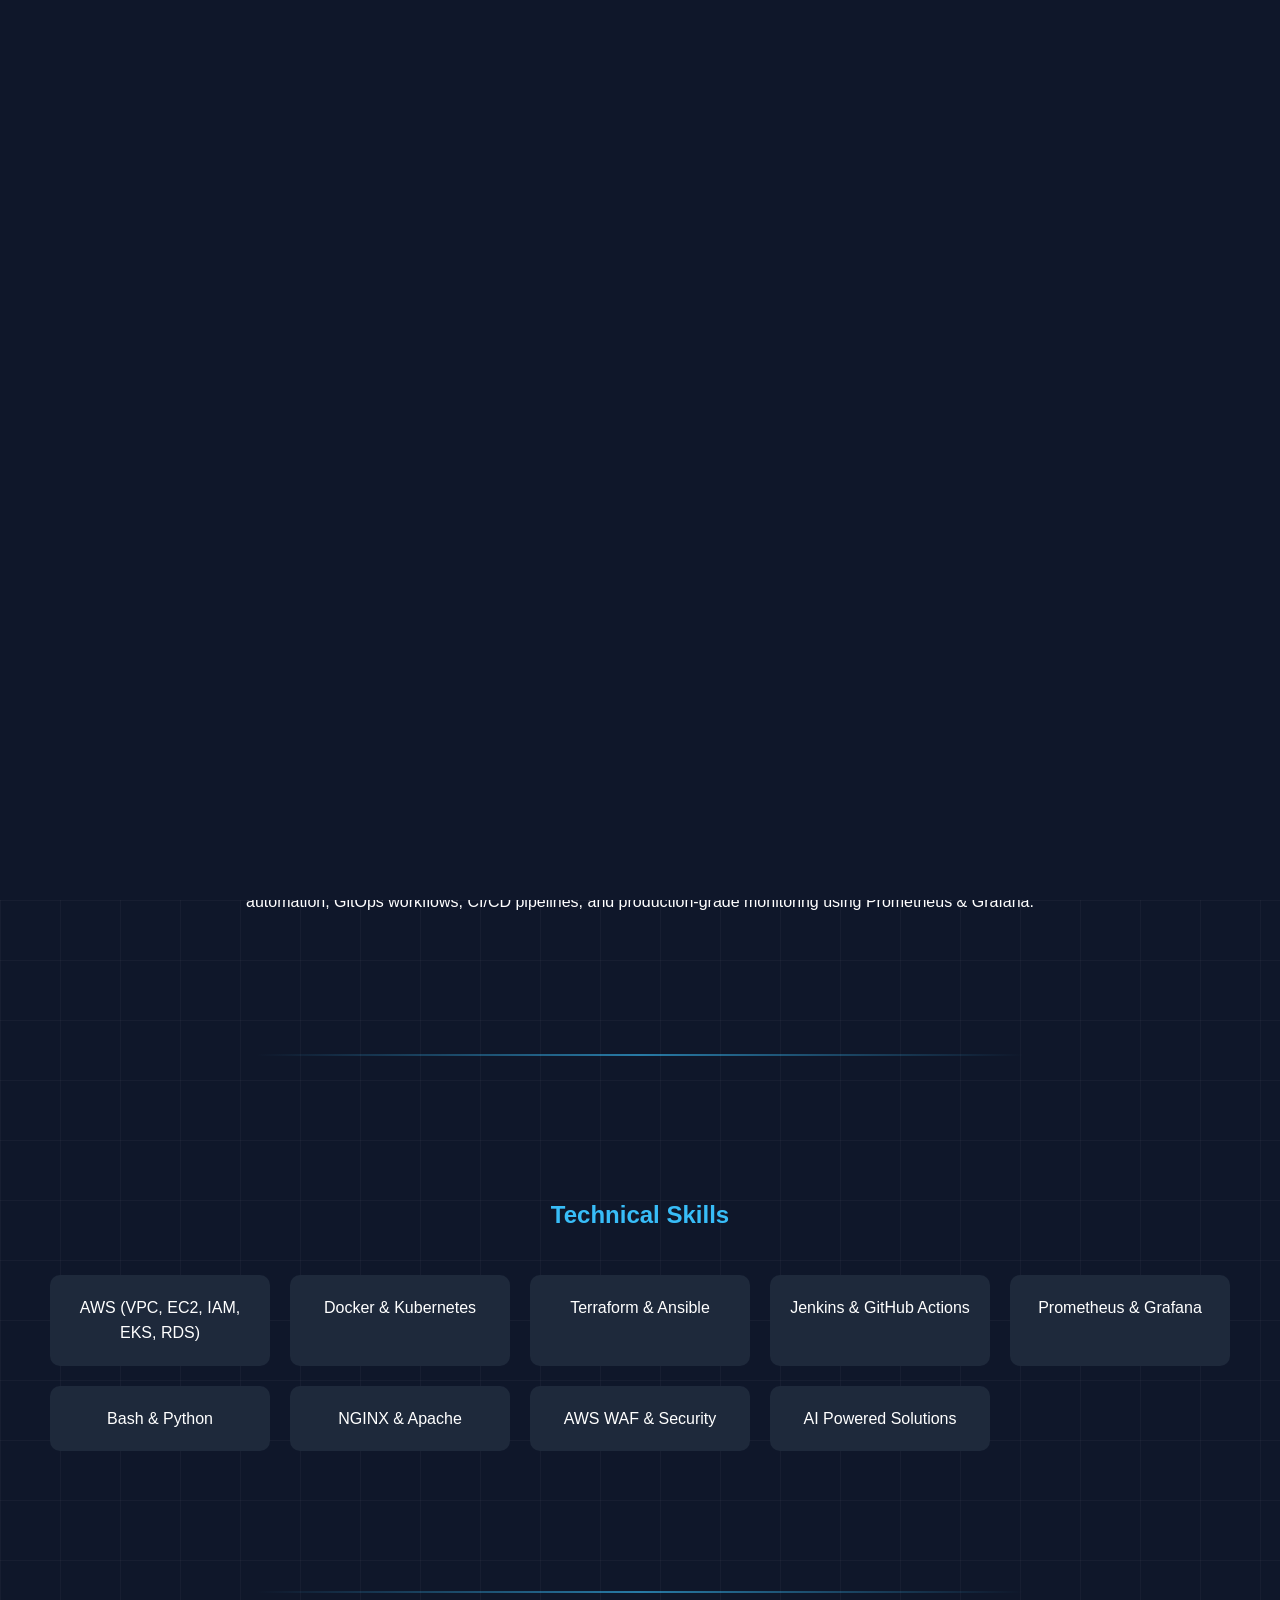
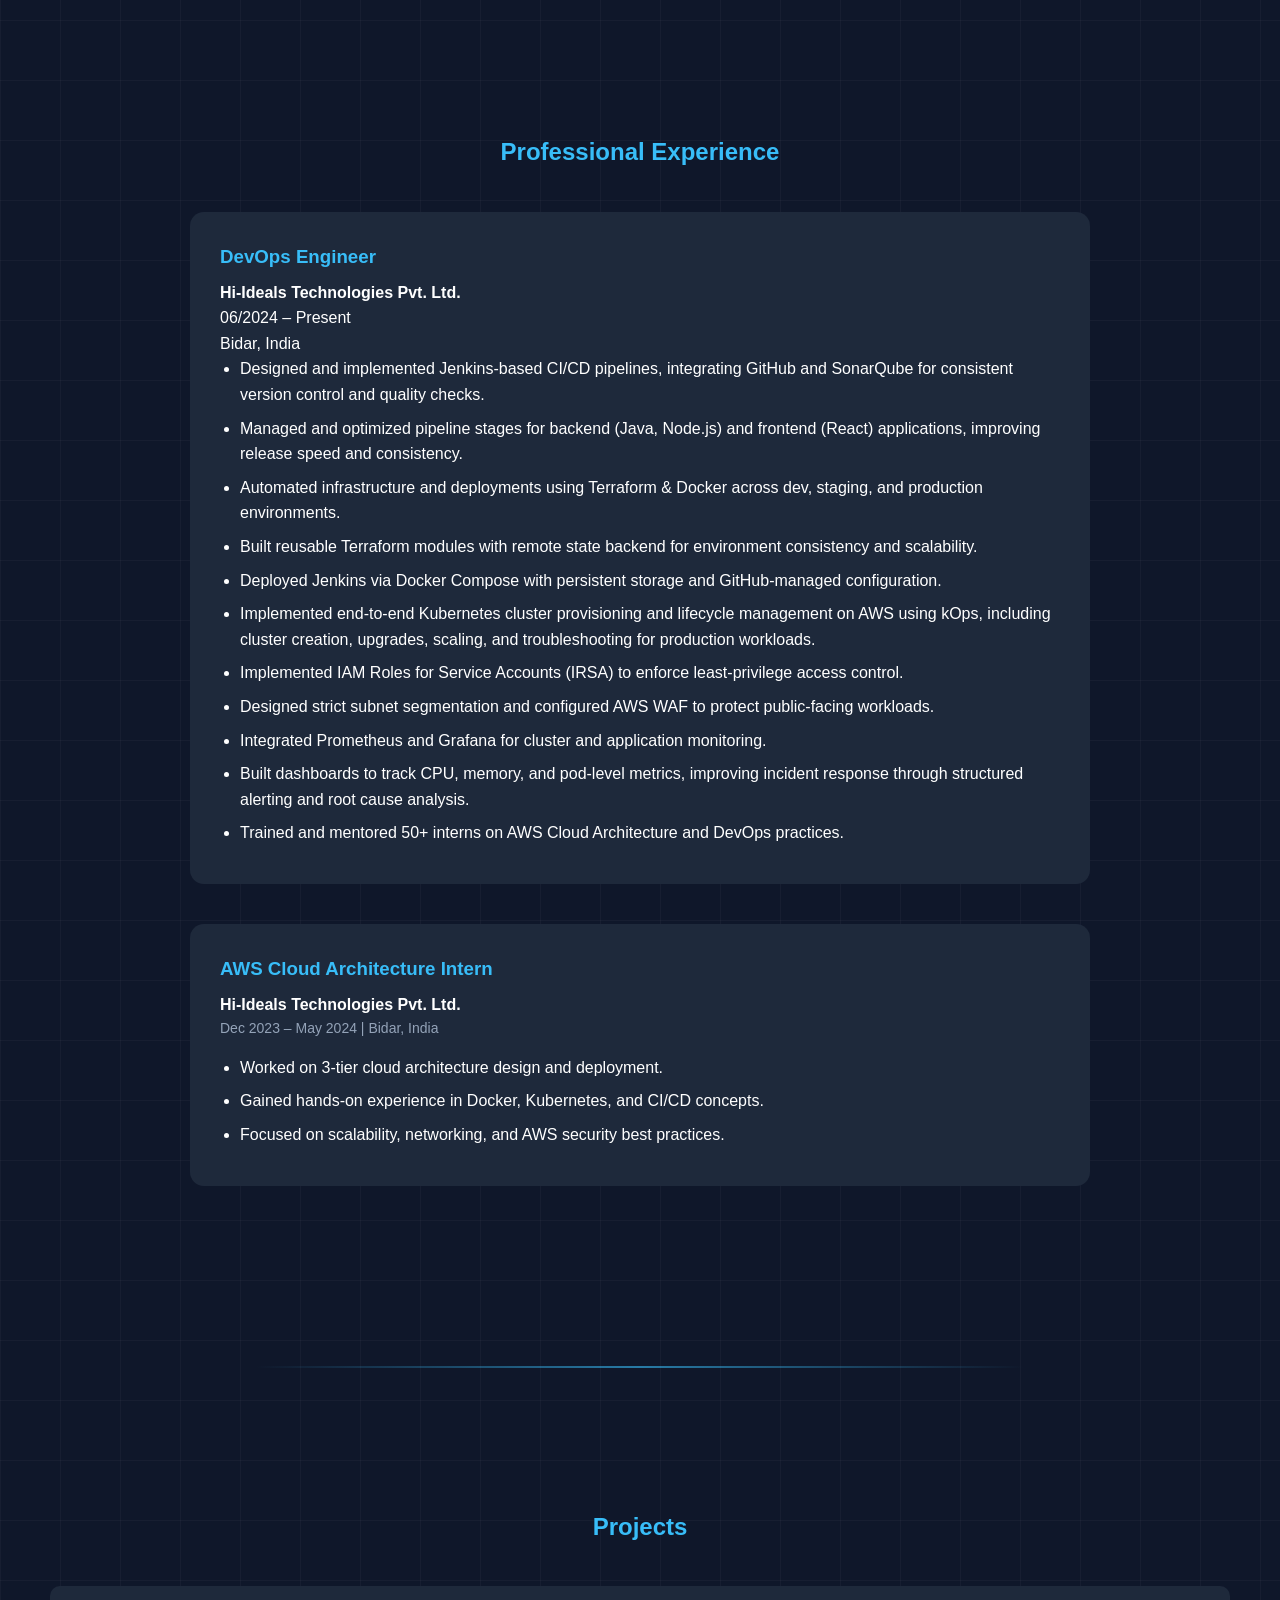
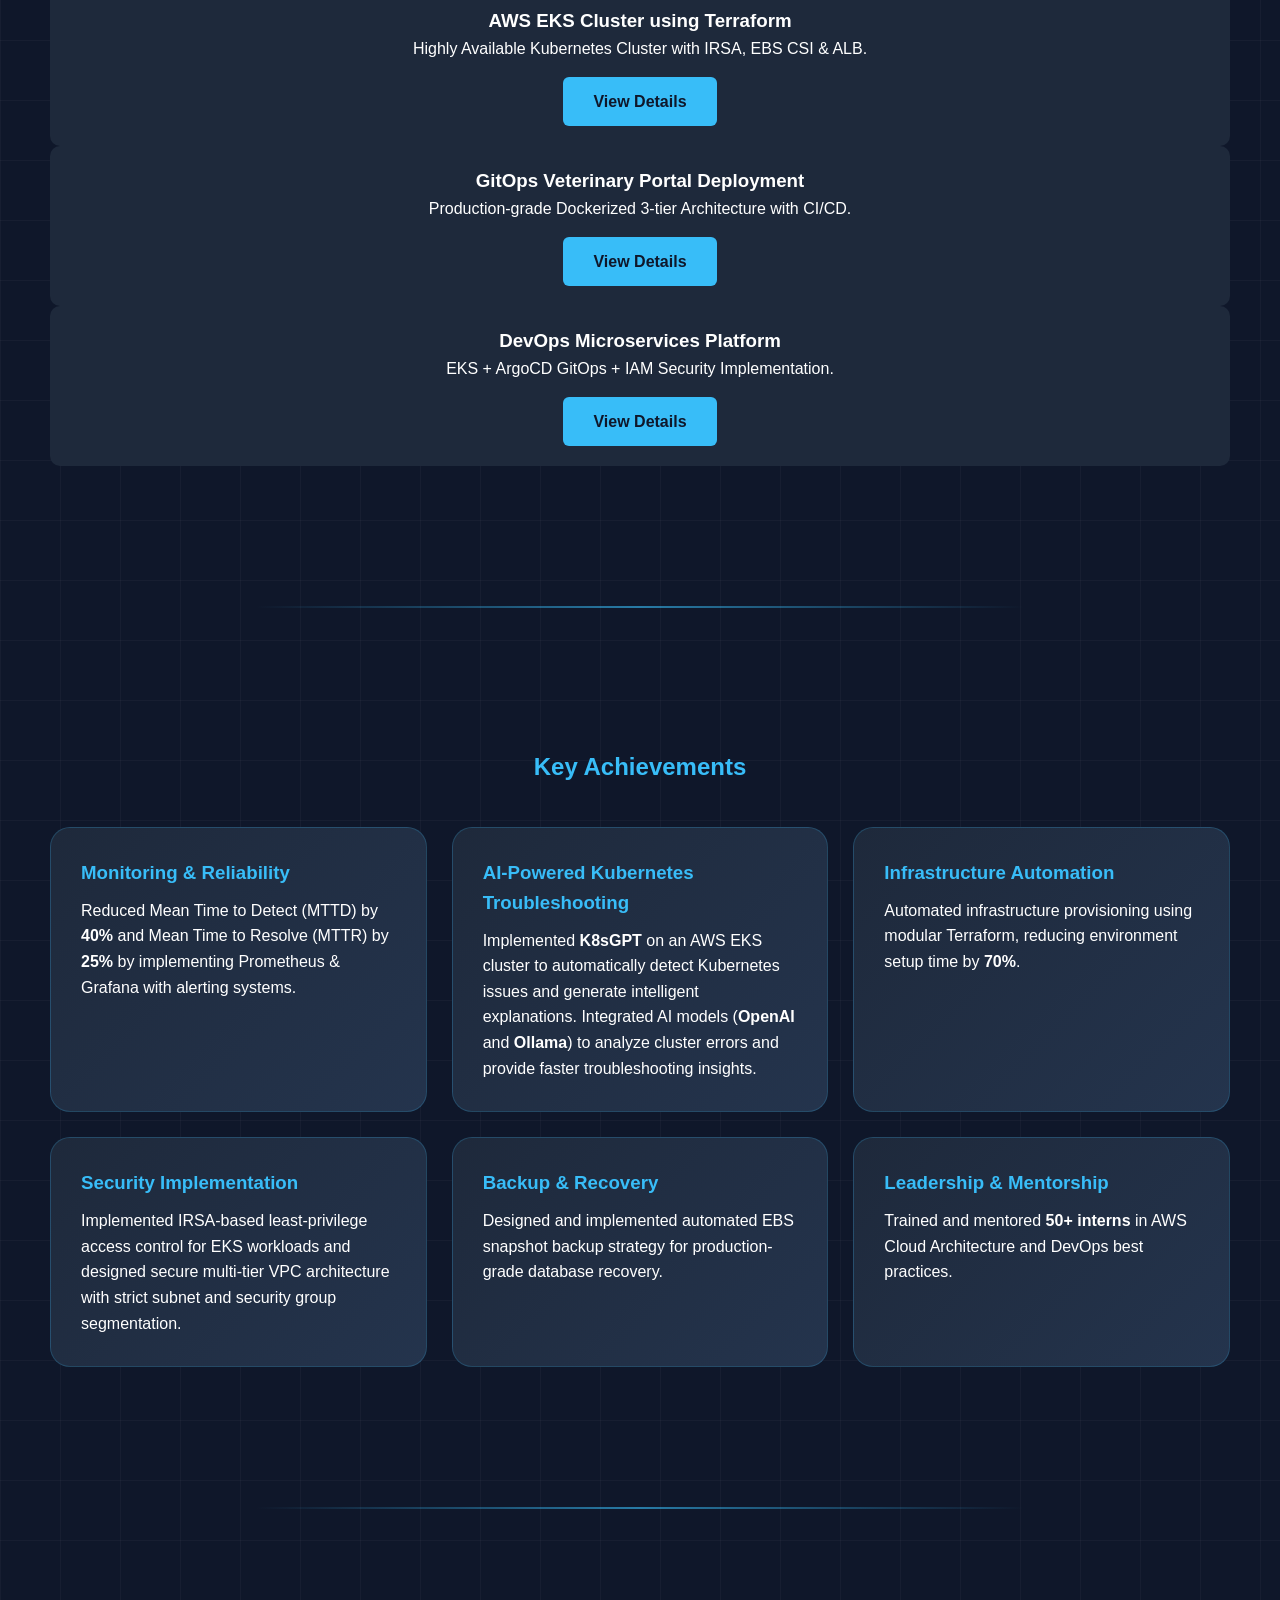
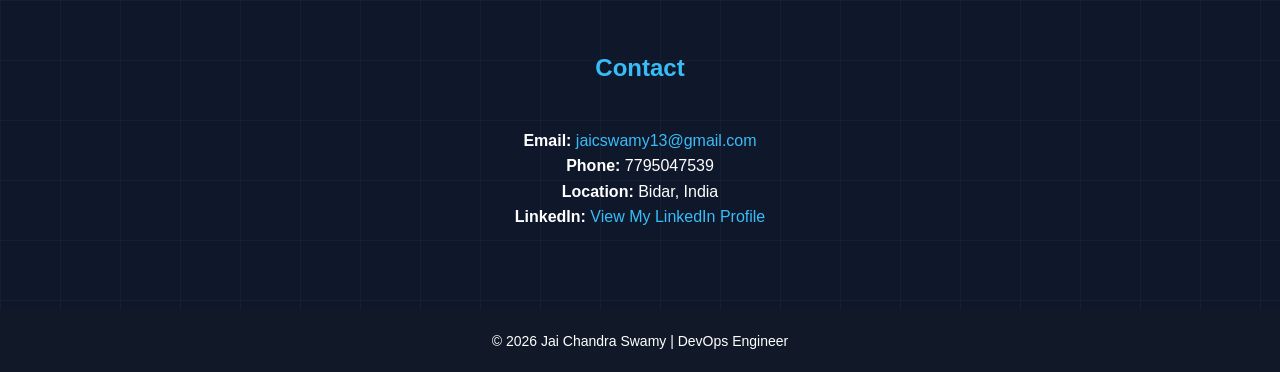
<file: index.html>
<!DOCTYPE html>
<html lang="en">
<head>
    <meta charset="UTF-8">
    <title>Jai Chandra Swamy | DevOps Engineer</title>
    <link rel="stylesheet" href="style.css">
    <meta name="viewport" content="width=device-width, initial-scale=1.0">
</head>
<body>
<div id="intro">
    <h1 id="intro-text">Welcome to My Portfolio</h1>
</div>
<!-- <div id="intro">
    <div class="intro-content">
        <h1>{ DevOps }</h1>
        <p>Loading Cloud Infrastructure...</p>
    </div>
</div> -->
<header>
    <nav>
        <h2 class="logo">JCS</h2>
        <ul>
            <li><a href="index.html#about">About</a></li>
            <li><a href="index.html#skills">Skills</a></li>
            <li><a href="index.html#experience">Experience</a></li>
            <li><a href="index.html#projects">Projects</a></li>
            <li><a href="index.html#contact">Contact</a></li>
        </ul>
    </nav>
</header>

<section class="hero">
    <h1>Jai Chandra Swamy</h1>
    <h3>DevOps & Cloud Engineer</h3>
    <p class="terminal">
      <span id="typing"></span>
    </p>
    <p>AWS | Kubernetes | Terraform | CI/CD | Monitoring</p>
    <div class="hero-buttons">
        <a href="index.html#projects" class="btn">View My Work</a>
        <a href="profile.html" class="btn-outline">View Profile</a>
        <a href="career.html" class="btn-outline">Career Path</a>
    </div>
    <!-- <div class="tech-badges">
        <span>AWS</span>
        <span>Kubernetes</span>
        <span>Terraform</span>
        <span>Docker</span>
        <span>CI/CD</span>
        <span>Monitoring</span>
    </div> -->
</section>
<div class="pipeline-line"></div>
<section id="about" class="hidden">
    <h2>About Me</h2>
    <p>
        DevOps Engineer with 2+ years of experience designing and deploying scalable cloud-native
        applications on AWS. Specialized in Kubernetes (EKS), Terraform automation, GitOps workflows,
        CI/CD pipelines, and production-grade monitoring using Prometheus & Grafana.
    </p>
</section>
<div class="pipeline-line"></div>
<section id="skills" class="hidden">
    <h2>Technical Skills</h2>
    <div class="skills-container">
        <div class="card">AWS (VPC, EC2, IAM, EKS, RDS)</div>
        <div class="card">Docker & Kubernetes</div>
        <div class="card">Terraform & Ansible</div>
        <div class="card">Jenkins & GitHub Actions</div>
        <div class="card">Prometheus & Grafana</div>
        <div class="card">Bash & Python</div>
        <div class="card">NGINX & Apache</div>
        <div class="card">AWS WAF & Security</div>
        <div class="card">AI Powered Solutions</div>
    </div>
</section>
<div class="pipeline-line"></div>
<section id="experience" class="hidden">
    <h2>Professional Experience</h2>

    <div class="experience-container">

        <div class="experience-card">
    <div class="experience-header">
        <div>
            <h3>DevOps Engineer</h3>
            <p class="company">Hi-Ideals Technologies Pvt. Ltd.</p>
        </div>
        <div class="experience-meta">
            <p>06/2024 – Present</p>
            <p>Bidar, India</p>
        </div>
    </div>

    <ul>
        <li>Designed and implemented Jenkins-based CI/CD pipelines, integrating GitHub and SonarQube for consistent version control and quality checks.</li>

        <li>Managed and optimized pipeline stages for backend (Java, Node.js) and frontend (React) applications, improving release speed and consistency.</li>

        <li>Automated infrastructure and deployments using Terraform & Docker across dev, staging, and production environments.</li>

        <li>Built reusable Terraform modules with remote state backend for environment consistency and scalability.</li>

        <li>Deployed Jenkins via Docker Compose with persistent storage and GitHub-managed configuration.</li>

        <li>Implemented end-to-end Kubernetes cluster provisioning and lifecycle management on AWS using kOps, including cluster creation, upgrades, scaling, and troubleshooting for production workloads.</li>

        <li>Implemented IAM Roles for Service Accounts (IRSA) to enforce least-privilege access control.</li>

        <li>Designed strict subnet segmentation and configured AWS WAF to protect public-facing workloads.</li>

        <li>Integrated Prometheus and Grafana for cluster and application monitoring.</li>

        <li>Built dashboards to track CPU, memory, and pod-level metrics, improving incident response through structured alerting and root cause analysis.</li>

        <li>Trained and mentored 50+ interns on AWS Cloud Architecture and DevOps practices.</li>
    </ul>
</div>

        <div class="experience-card">
            <h3>AWS Cloud Architecture Intern</h3>
            <p class="company">Hi-Ideals Technologies Pvt. Ltd.</p>
            <p class="duration">Dec 2023 – May 2024 | Bidar, India</p>

            <ul>
                <li>Worked on 3-tier cloud architecture design and deployment.</li>
                <li>Gained hands-on experience in Docker, Kubernetes, and CI/CD concepts.</li>
                <li>Focused on scalability, networking, and AWS security best practices.</li>
            </ul>
        </div>

    </div>
</section>
<div class="pipeline-line"></div>
<section id="projects" class="hidden">
    <h2>Projects</h2>

    <div class="project-card">
        <h3>AWS EKS Cluster using Terraform</h3>
        <p>Highly Available Kubernetes Cluster with IRSA, EBS CSI & ALB.</p>
        <a href="projects/eks-project.html" class="btn">View Details</a>
    </div>

    <div class="project-card">
        <h3>GitOps Veterinary Portal Deployment</h3>
        <p>Production-grade Dockerized 3-tier Architecture with CI/CD.</p>
        <a href="projects/veterinary-project.html" class="btn">View Details</a>
    </div>

    <div class="project-card">
        <h3>DevOps Microservices Platform</h3>
        <p>EKS + ArgoCD GitOps + IAM Security Implementation.</p>
        <a href="projects/microservices-project.html" class="btn">View Details</a>
    </div>

</section>
<div class="pipeline-line"></div>
<section id="achievements" class="hidden">
    <h2>Key Achievements</h2>

    <div class="achievements-container">

        <div class="achievement-card">
            <h3>Monitoring & Reliability</h3>
            <p>
                Reduced Mean Time to Detect (MTTD) by <strong>40%</strong> and
                Mean Time to Resolve (MTTR) by <strong>25%</strong>
                by implementing Prometheus & Grafana with alerting systems.
            </p>
        </div>
        
        <div class="achievement-card">
            <h3>AI-Powered Kubernetes Troubleshooting</h3>
            <p>
                Implemented <strong>K8sGPT</strong> on an AWS EKS cluster to automatically detect
                Kubernetes issues and generate intelligent explanations.
                Integrated AI models (<strong>OpenAI</strong> and <strong>Ollama</strong>) to analyze
                cluster errors and provide faster troubleshooting insights.
            </p>
        </div>

        <div class="achievement-card">
            <h3>Infrastructure Automation</h3>
            <p>
                Automated infrastructure provisioning using modular Terraform,
                reducing environment setup time by <strong>70%</strong>.
            </p>
        </div>

        <div class="achievement-card">
            <h3>Security Implementation</h3>
            <p>
                Implemented IRSA-based least-privilege access control for EKS workloads
                and designed secure multi-tier VPC architecture with strict subnet
                and security group segmentation.
            </p>
        </div>

        <div class="achievement-card">
            <h3>Backup & Recovery</h3>
            <p>
                Designed and implemented automated EBS snapshot backup strategy
                for production-grade database recovery.
            </p>
        </div>

        <div class="achievement-card">
            <h3>Leadership & Mentorship</h3>
            <p>
                Trained and mentored <strong>50+ interns</strong>
                in AWS Cloud Architecture and DevOps best practices.
            </p>
        </div>

    </div>
</section>
<div class="pipeline-line"></div>
<section id="contact" class="hidden">
    <h2>Contact</h2>

    <p>
        <strong>Email:</strong> 
        <a href="mailto:jaicswamy13@gmail.com">
            jaicswamy13@gmail.com
        </a>
    </p>

    <p>
        <strong>Phone:</strong> 
        7795047539

    </p>

    <p><strong>Location:</strong> Bidar, India</p>

    <p>
        <strong>LinkedIn:</strong> 
        <a href="https://www.linkedin.com/in/jaichandra-swamy-32a002286" 
           target="_blank">
           View My LinkedIn Profile
        </a>
    </p>
</section>

<footer>
    <p>© 2026 Jai Chandra Swamy | DevOps Engineer</p>
</footer>

<script src="script.js"></script>
</body>

</html>
</file>
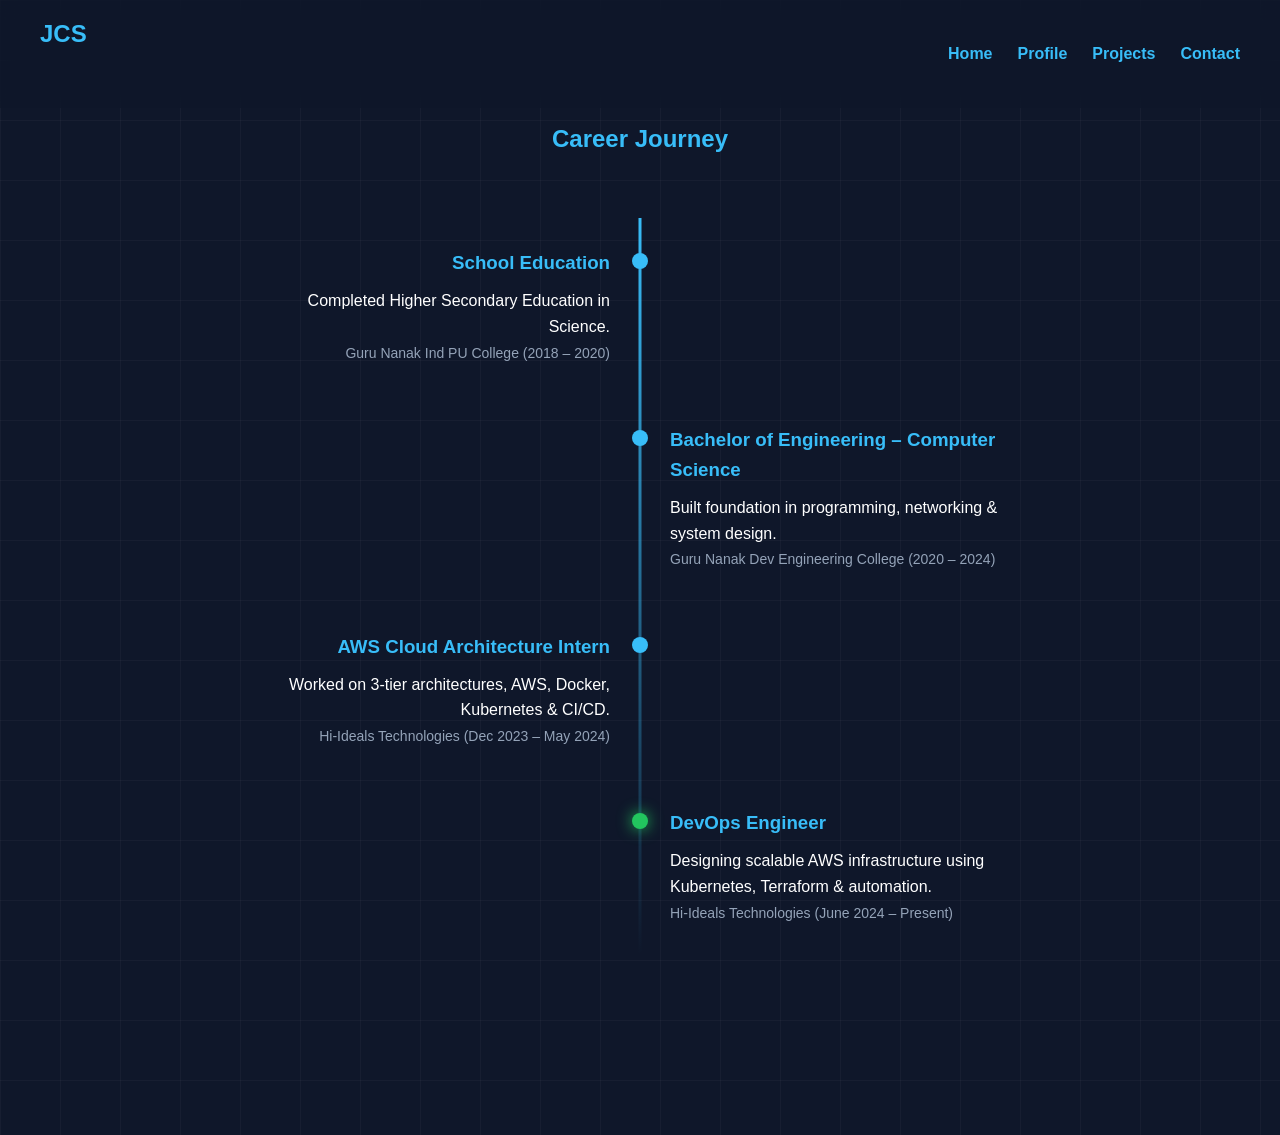
<file: career.html>
<!DOCTYPE html>
<html lang="en">
<head>
    <meta charset="UTF-8">
    <title>Career Journey | Jai Chandra Swamy</title>
    <link rel="stylesheet" href="style.css">
    <meta name="viewport" content="width=device-width, initial-scale=1.0">
</head>
<body>

<header>
    <nav>
        <h2 class="logo">JCS</h2>
        <ul>
            <li><a href="index.html">Home</a></li>
            <li><a href="profile.html">Profile</a></li>
            <li><a href="index.html#projects">Projects</a></li>
            <li><a href="index.html#contact">Contact</a></li>
        </ul>
    </nav>
</header>

<section id="career">
    <h2>Career Journey</h2>

    <div class="timeline">

        <div class="timeline-item">
            <div class="timeline-dot"></div>
            <div class="timeline-content">
                <h3>School Education</h3>
                <p>Completed Higher Secondary Education in Science.</p>
                <span>Guru Nanak Ind PU College (2018 – 2020)</span>
            </div>
        </div>

        <div class="timeline-item">
            <div class="timeline-dot"></div>
            <div class="timeline-content">
                <h3>Bachelor of Engineering – Computer Science</h3>
                <p>Built foundation in programming, networking & system design.</p>
                <span>Guru Nanak Dev Engineering College (2020 – 2024)</span>
            </div>
        </div>

        <div class="timeline-item">
            <div class="timeline-dot"></div>
            <div class="timeline-content">
                <h3>AWS Cloud Architecture Intern</h3>
                <p>Worked on 3-tier architectures, AWS, Docker, Kubernetes & CI/CD.</p>
                <span>Hi-Ideals Technologies (Dec 2023 – May 2024)</span>
            </div>
        </div>

        <div class="timeline-item">
            <div class="timeline-dot active"></div>
            <div class="timeline-content">
                <h3>DevOps Engineer</h3>
                <p>Designing scalable AWS infrastructure using Kubernetes, Terraform & automation.</p>
                <span>Hi-Ideals Technologies (June 2024 – Present)</span>
            </div>
        </div>

    </div>
</section>

</body>
</html>
</file>
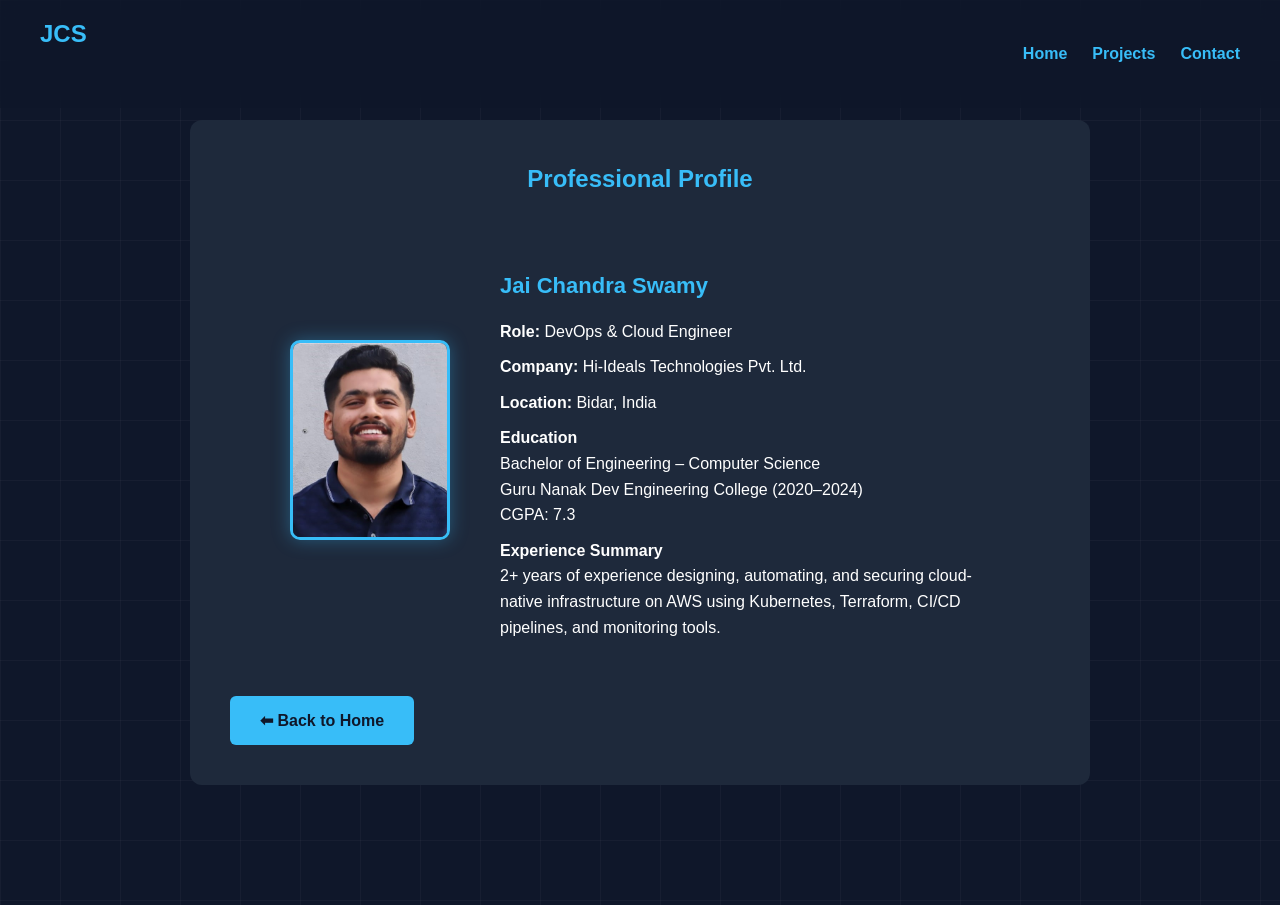
<file: profile.html>
<!DOCTYPE html>
<html lang="en">
<head>
    <meta charset="UTF-8">
    <title>Profile | Jai Chandra Swamy</title>
    <link rel="stylesheet" href="style.css">
    <meta name="viewport" content="width=device-width, initial-scale=1.0">
</head>
<body>

<header>
    <nav>
        <h2 class="logo">JCS</h2>
        <ul>
            <li><a href="index.html">Home</a></li>
            <li><a href="index.html#projects">Projects</a></li>
            <li><a href="index.html#contact">Contact</a></li>
        </ul>
    </nav>
</header>

<div class="project-container" style="margin-top:120px;">

    <h2>Professional Profile</h2>

    <div class="profile-container">

        <div class="profile-image">
            <img src="image/profile.jpg" alt="Jai Chandra Swamy">
        </div>

        <div class="profile-info">
            <h3>Jai Chandra Swamy</h3>
            <p><strong>Role:</strong> DevOps & Cloud Engineer</p>
            <p><strong>Company:</strong> Hi-Ideals Technologies Pvt. Ltd.</p>
            <p><strong>Location:</strong> Bidar, India</p>

            <h4>Education</h4>
            <p>
                Bachelor of Engineering – Computer Science<br>
                Guru Nanak Dev Engineering College (2020–2024)<br>
                CGPA: 7.3
            </p>

            <h4>Experience Summary</h4>
            <p>
                2+ years of experience designing, automating, and securing cloud-native
                infrastructure on AWS using Kubernetes, Terraform, CI/CD pipelines,
                and monitoring tools.
            </p>

        </div>

    </div>

    <br>
    <a href="index.html" class="btn">⬅ Back to Home</a>

</div>

</body>
</html>
</file>
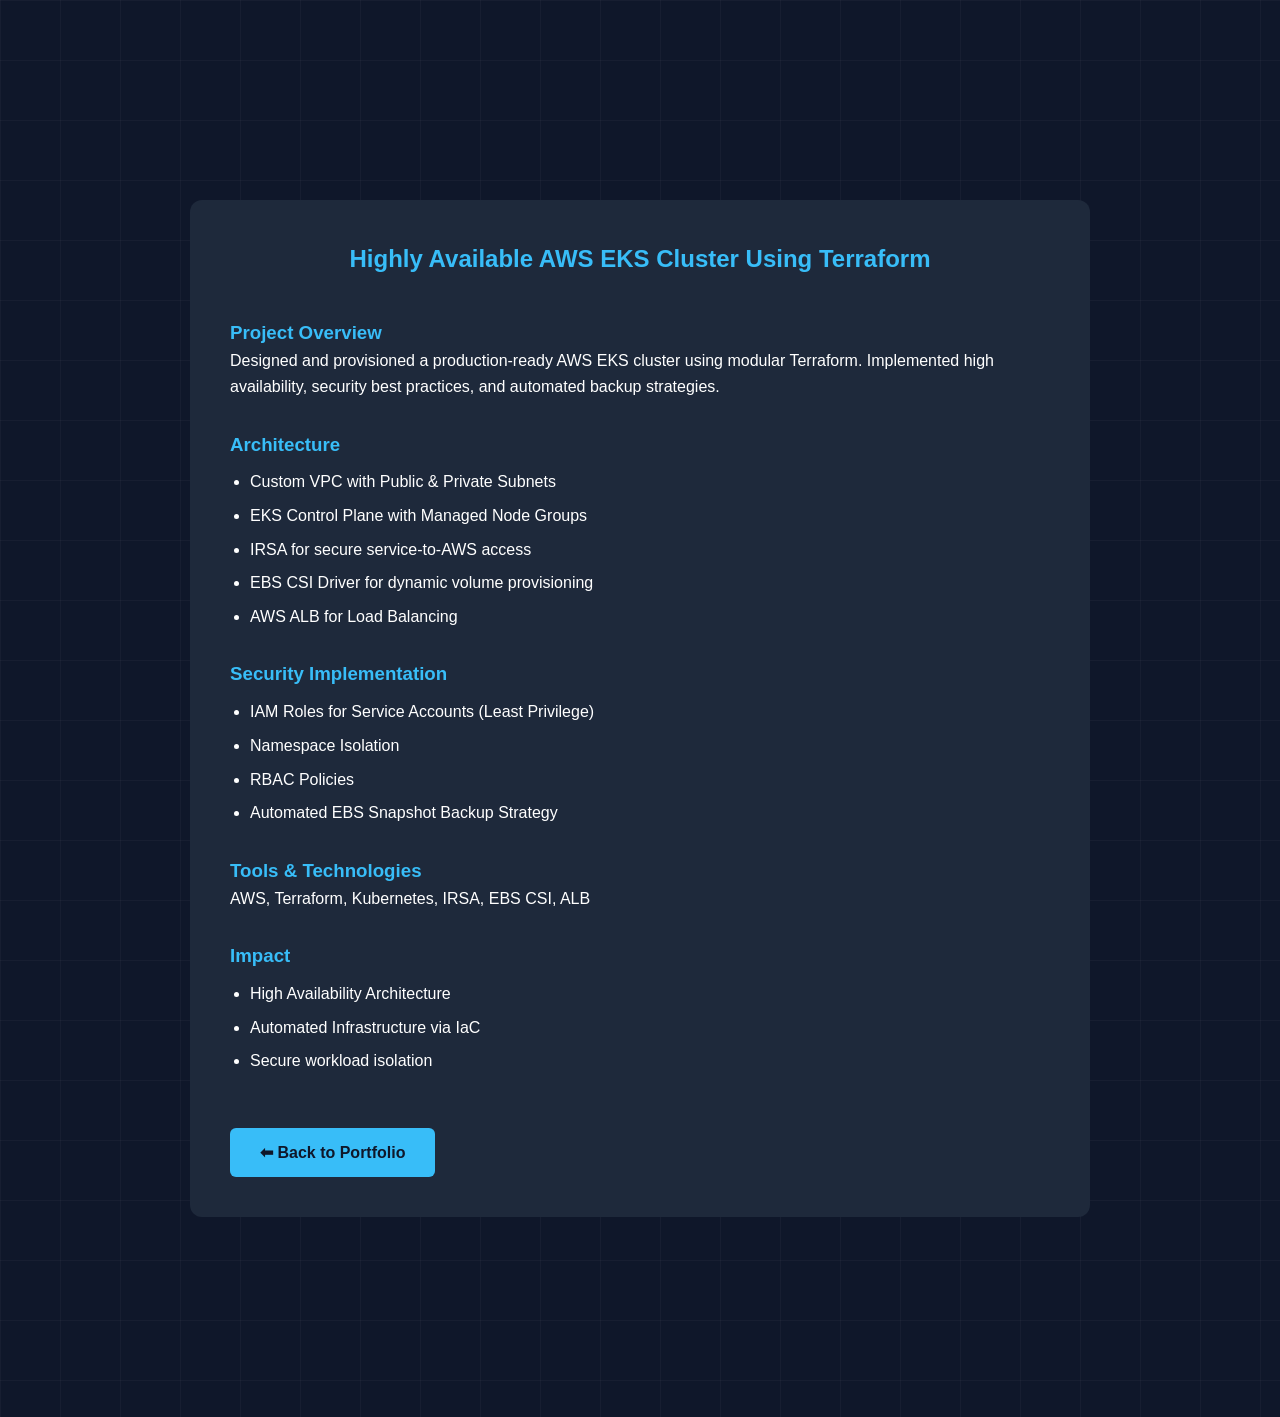
<file: projects/eks-project.html>
<!DOCTYPE html>
<html>
<head>
    <title>DevOps Microservices Platform | Jai Swamy</title>
    <link rel="stylesheet" href="../style.css">
</head>
<body>
<section>
    <div class="project-container">

        <h2>Highly Available AWS EKS Cluster Using Terraform</h2>

        <h3>Project Overview</h3>
        <p>
            Designed and provisioned a production-ready AWS EKS cluster using modular Terraform.
            Implemented high availability, security best practices, and automated backup strategies.
        </p>

        <h3>Architecture</h3>
        <ul>
            <li>Custom VPC with Public & Private Subnets</li>
            <li>EKS Control Plane with Managed Node Groups</li>
            <li>IRSA for secure service-to-AWS access</li>
            <li>EBS CSI Driver for dynamic volume provisioning</li>
            <li>AWS ALB for Load Balancing</li>
        </ul>

        <h3>Security Implementation</h3>
        <ul>
            <li>IAM Roles for Service Accounts (Least Privilege)</li>
            <li>Namespace Isolation</li>
            <li>RBAC Policies</li>
            <li>Automated EBS Snapshot Backup Strategy</li>
        </ul>

        <h3>Tools & Technologies</h3>
        <p>AWS, Terraform, Kubernetes, IRSA, EBS CSI, ALB</p>

        <h3>Impact</h3>
        <ul>
            <li>High Availability Architecture</li>
            <li>Automated Infrastructure via IaC</li>
            <li>Secure workload isolation</li>
        </ul>

        <br>
        <a href="../index.html" class="btn">⬅ Back to Portfolio</a>

    </div>
</section>
</file>
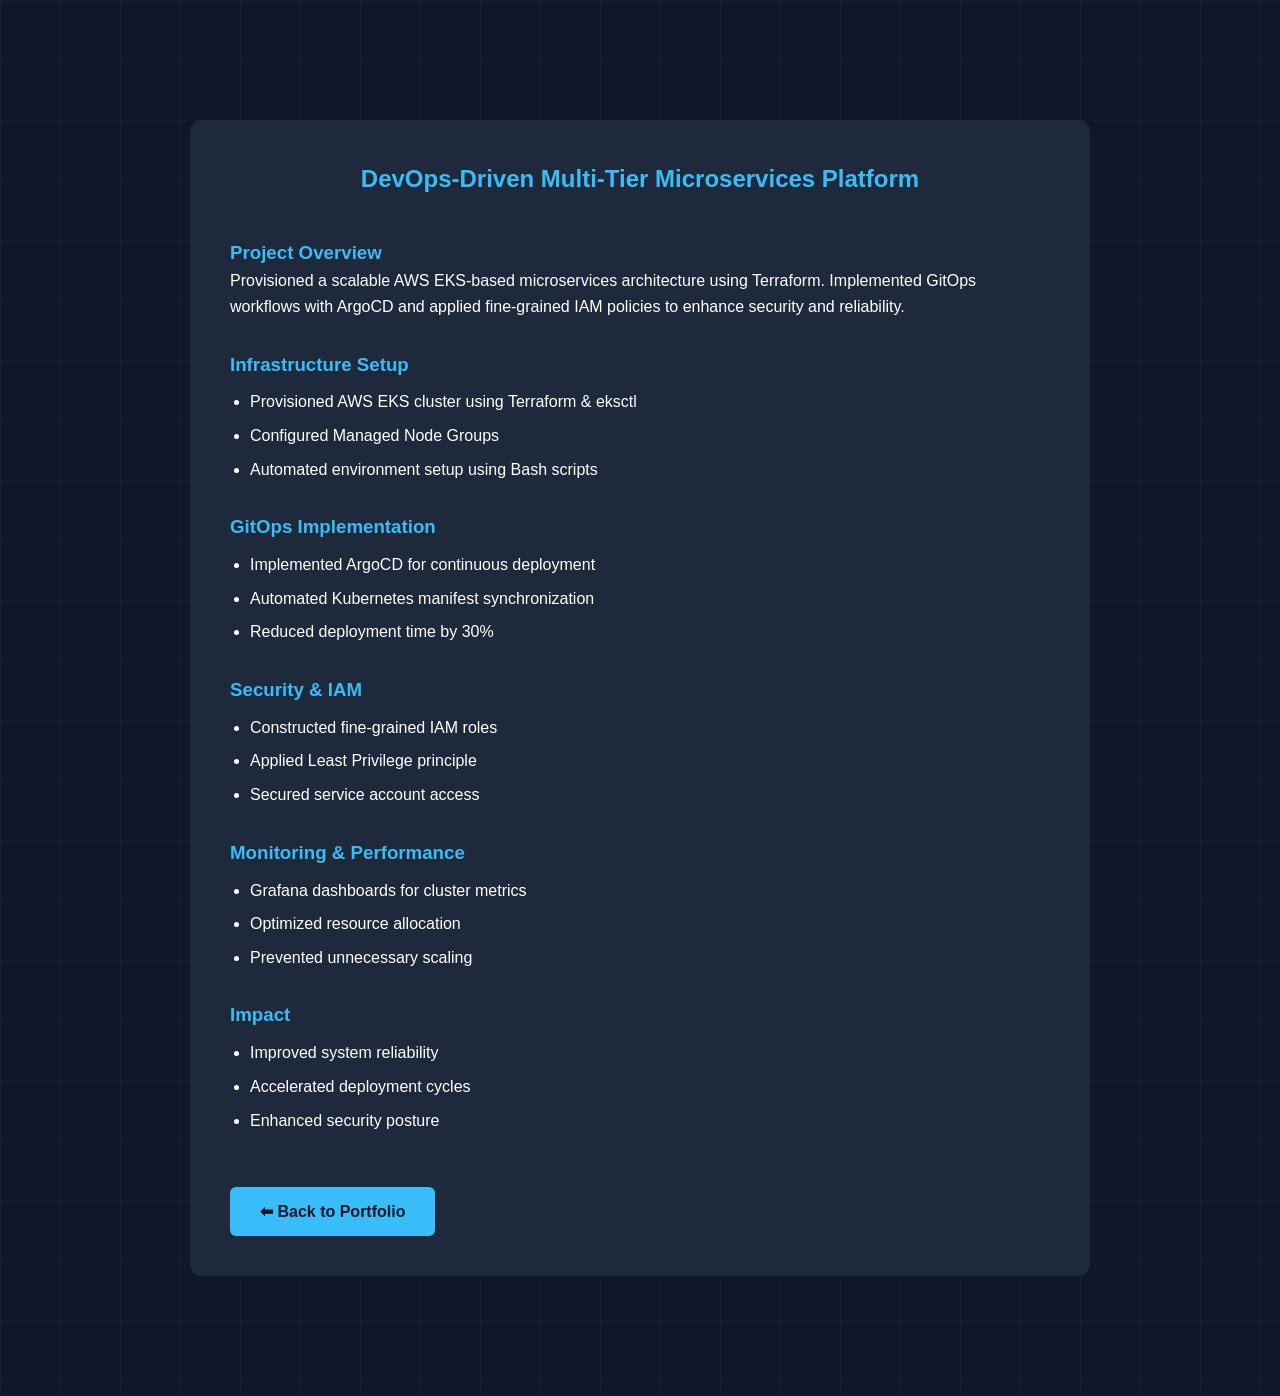
<file: projects/microservices-project.html>
<!DOCTYPE html>
<html lang="en">
<head>
    <meta charset="UTF-8">
    <title>DevOps Microservices Platform | Jai Swamy</title>
    <link rel="stylesheet" href="../style.css">
    <meta name="viewport" content="width=device-width, initial-scale=1.0">
</head>
<body>

<div class="project-container">

    <h2>DevOps-Driven Multi-Tier Microservices Platform</h2>

    <h3>Project Overview</h3>
    <p>
        Provisioned a scalable AWS EKS-based microservices architecture using Terraform.
        Implemented GitOps workflows with ArgoCD and applied fine-grained IAM policies
        to enhance security and reliability.
    </p>

    <h3>Infrastructure Setup</h3>
    <ul>
        <li>Provisioned AWS EKS cluster using Terraform & eksctl</li>
        <li>Configured Managed Node Groups</li>
        <li>Automated environment setup using Bash scripts</li>
    </ul>

    <h3>GitOps Implementation</h3>
    <ul>
        <li>Implemented ArgoCD for continuous deployment</li>
        <li>Automated Kubernetes manifest synchronization</li>
        <li>Reduced deployment time by 30%</li>
    </ul>

    <h3>Security & IAM</h3>
    <ul>
        <li>Constructed fine-grained IAM roles</li>
        <li>Applied Least Privilege principle</li>
        <li>Secured service account access</li>
    </ul>

    <h3>Monitoring & Performance</h3>
    <ul>
        <li>Grafana dashboards for cluster metrics</li>
        <li>Optimized resource allocation</li>
        <li>Prevented unnecessary scaling</li>
    </ul>

    <h3>Impact</h3>
    <ul>
        <li>Improved system reliability</li>
        <li>Accelerated deployment cycles</li>
        <li>Enhanced security posture</li>
    </ul>

    <br>
    <a href="../index.html" class="btn">⬅ Back to Portfolio</a>

</div>

</body>
</html>
</file>
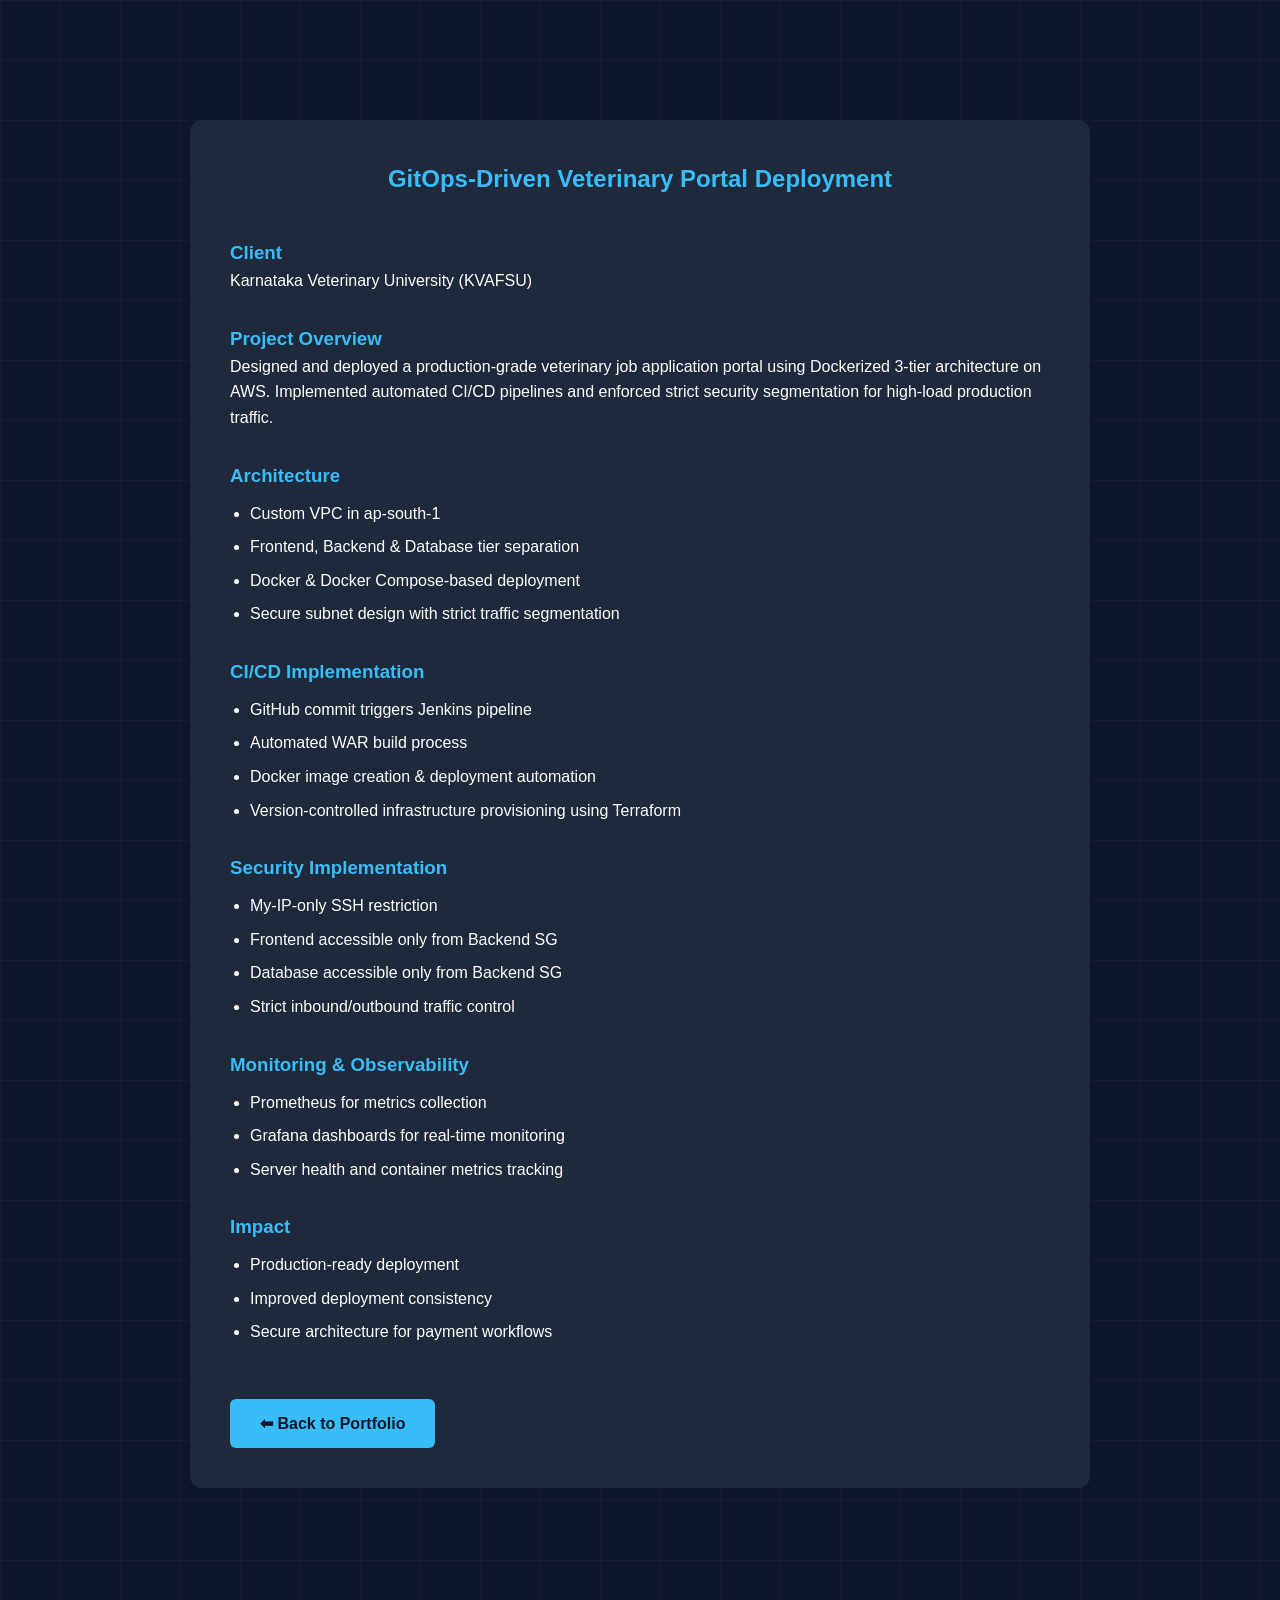
<file: projects/veterinary-project.html>
<!DOCTYPE html>
<html lang="en">
<head>
    <meta charset="UTF-8">
    <title>Veterinary Portal | Jai Swamy</title>
    <link rel="stylesheet" href="../style.css">
    <meta name="viewport" content="width=device-width, initial-scale=1.0">
</head>
<body>

<div class="project-container">

    <h2>GitOps-Driven Veterinary Portal Deployment</h2>

    <h3>Client</h3>
    <p>Karnataka Veterinary University (KVAFSU)</p>

    <h3>Project Overview</h3>
    <p>
        Designed and deployed a production-grade veterinary job application portal
        using Dockerized 3-tier architecture on AWS. Implemented automated CI/CD
        pipelines and enforced strict security segmentation for high-load production traffic.
    </p>

    <h3>Architecture</h3>
    <ul>
        <li>Custom VPC in ap-south-1</li>
        <li>Frontend, Backend & Database tier separation</li>
        <li>Docker & Docker Compose-based deployment</li>
        <li>Secure subnet design with strict traffic segmentation</li>
    </ul>

    <h3>CI/CD Implementation</h3>
    <ul>
        <li>GitHub commit triggers Jenkins pipeline</li>
        <li>Automated WAR build process</li>
        <li>Docker image creation & deployment automation</li>
        <li>Version-controlled infrastructure provisioning using Terraform</li>
    </ul>

    <h3>Security Implementation</h3>
    <ul>
        <li>My-IP-only SSH restriction</li>
        <li>Frontend accessible only from Backend SG</li>
        <li>Database accessible only from Backend SG</li>
        <li>Strict inbound/outbound traffic control</li>
    </ul>

    <h3>Monitoring & Observability</h3>
    <ul>
        <li>Prometheus for metrics collection</li>
        <li>Grafana dashboards for real-time monitoring</li>
        <li>Server health and container metrics tracking</li>
    </ul>

    <h3>Impact</h3>
    <ul>
        <li>Production-ready deployment</li>
        <li>Improved deployment consistency</li>
        <li>Secure architecture for payment workflows</li>
    </ul>

    <br>
    <a href="../index.html" class="btn">⬅ Back to Portfolio</a>

</div>

</body>
</html>
</file>
<file: style.css>
* {
    margin: 0;
    padding: 0;
    box-sizing: border-box;
}

body {
    font-family: 'Segoe UI', sans-serif;
    background-color: #0f172a;
    color: #ffffff;
    line-height: 1.6;
}
body {
    background-color: #0f172a;
    background-image:
        linear-gradient(rgba(255,255,255,0.03) 1px, transparent 1px),
        linear-gradient(90deg, rgba(255,255,255,0.03) 1px, transparent 1px);
    background-size: 60px 60px;
}
header {
    background: #111827;
    padding: 15px 50px;
    position: fixed;
    width: 100%;
    top: 0;
}
header {
    position: relative;
    z-index: 10;
}
nav {
    display: flex;
    justify-content: space-between;
    align-items: center;
}

nav ul {
    display: flex;
    list-style: none;
}

nav ul li {
    margin-left: 25px;
}

nav ul li a {
    text-decoration: none;
    color: #38bdf8;
    font-weight: bold;
}

/* ===== HERO SECTION CLEAN VERSION ===== */

.hero {
    position: relative;
    text-align: center;
    padding: 180px 20px 140px;
    background-color: #0f172a;
    overflow: hidden;
    z-index: 1;
}

/* DevOps Background Image */
.hero::before {
    content: "";
    position: absolute;
    top: 50%;
    right: -150px;
    transform: translateY(-50%);
    width: 600px;
    height: 600px;
    background: url("image/devops-bg.png") no-repeat center;
    background-size: contain;
    opacity: 0.12;
    pointer-events: none;
    z-index: 0;
    animation: float 6s ease-in-out infinite;
}

/* Soft radial glow */
.hero::after {
    content: "";
    position: absolute;
    width: 600px;
    height: 600px;
    background: radial-gradient(circle, rgba(56,189,248,0.15), transparent 70%);
    top: 50%;
    left: 50%;
    transform: translate(-50%, -50%);
    pointer-events: none;
    z-index: 0;
}

/* Hero content must be above background */
.hero-content {
    position: relative;
    z-index: 5;
}

/* Gradient Name */
.hero h1 {
    font-size: 52px;
    background: linear-gradient(90deg, #38bdf8, #22c55e, #38bdf8);
    background-size: 200% auto;
    -webkit-background-clip: text;
    -webkit-text-fill-color: transparent;
    animation: gradientMove 4s linear infinite;
}

.hero h3 {
    font-size: 24px;
    margin: 10px 0;
}

@keyframes gradientMove {
    0% { background-position: 0% center; }
    100% { background-position: 200% center; }
}

@keyframes float {
    0% { transform: translateY(-50%) translateX(0px); }
    50% { transform: translateY(-52%) translateX(-10px); }
    100% { transform: translateY(-50%) translateX(0px); }
}
.btn {
    display: inline-block;
    margin-top: 20px;
    padding: 12px 30px;
    background: #38bdf8;
    color: #0f172a;
    text-decoration: none;
    border-radius: 6px;
    font-weight: bold;
}

.btn-outline {
    display: inline-block;
    margin-left: 15px;
    padding: 10px 25px;
    border: 2px solid #38bdf8;
    color: #38bdf8;
    text-decoration: none;
    border-radius: 5px;
    font-weight: bold;
    transition: 0.3s ease;
}

.btn-outline:hover {
    background: #38bdf8;
    color: #0f172a;
}

section {
    padding: 80px 50px;
    text-align: center;
}

h2 {
    margin-bottom: 40px;
    color: #38bdf8;
}

.skills-container {
    display: grid;
    grid-template-columns: repeat(auto-fit, minmax(220px, 1fr));
    gap: 20px;
}

.card, .project-card {
    background: #1e293b;
    padding: 20px;
    border-radius: 10px;
    transition: 0.3s ease;
}

.project-card .btn {
    margin-top: 15px;
    display: inline-block;
}

.card:hover, .project-card:hover {
    transform: translateY(-5px);
    background: #334155;
}

footer {
    text-align: center;
    padding: 20px;
    background: #111827;
    font-size: 14px;
}

/* Project detail page container */
.project-container {
    max-width: 900px;
    margin: 120px auto;
    padding: 40px;
    background: #1e293b;
    border-radius: 12px;
    text-align: left;
}

/* Project page headings */
.project-container h2 {
    text-align: center;
    margin-bottom: 40px;
}

.project-container h3 {
    margin-top: 30px;
    color: #38bdf8;
}

/* Bullet alignment fix */
.project-container ul {
    margin-top: 10px;
    padding-left: 20px;
}

.project-container li {
    margin-bottom: 8px;
}

/* ================= ACHIEVEMENTS SECTION ================= */

#achievements {
    padding: 80px 50px;
    text-align: center;
}

.achievements-container {
    display: grid;
    grid-template-columns: repeat(auto-fit, minmax(280px, 1fr));
    gap: 25px;
}

.achievement-card {
    position: relative;
    background: linear-gradient(135deg, #1e293b, #24344d);
    padding: 30px;
    border-radius: 20px;
    text-align: left;
    transition: all 0.4s ease;
    border: 1px solid rgba(56, 189, 248, 0.2);
}

.achievement-card h3 {
    color: #38bdf8;
    margin-bottom: 10px;
}

.achievement-card:hover {
    transform: translateY(-5px);
    background: #334155;
}
/* ===== PROFILE PAGE FINAL FIX ===== */

.profile-container {
    display: flex;
    justify-content: center;   /* center horizontally */
    align-items: center;       /* center vertically */
    gap: 50px;
    max-width: 700px;
    margin: 0 auto;
}

.profile-container {
    display: flex;
    align-items: center;       /* vertically align image & text */
    gap: 50px;
}

.profile-image img {
    width: 160px;
    height: 200px;
    object-fit: cover;
    border-radius: 10px;
    border: 3px solid #38bdf8;
    box-shadow: 0 0 18px rgba(56, 189, 248, 0.35);
}

.profile-info {
    flex: 1;
}

.profile-info h3 {
    color: #38bdf8;
    margin-bottom: 15px;
    font-size: 22px;
}

.profile-info p {
    margin-bottom: 10px;
    line-height: 1.6;
}

/* ================= EXPERIENCE SECTION ================= */

#experience {
    padding: 80px 50px;
    text-align: center;
}

.experience-container {
    max-width: 900px;
    margin: 40px auto;
    display: flex;
    flex-direction: column;
    gap: 40px;
}

.experience-card {
    background: #1e293b;
    padding: 30px;
    border-radius: 14px;
    text-align: left;
    transition: 0.3s ease;
}

.experience-card:hover {
    transform: translateY(-5px);
    background: #263449;
}

.experience-card h3 {
    color: #38bdf8;
    margin-bottom: 8px;
}

.company {
    font-weight: bold;
}

.duration {
    font-size: 14px;
    color: #94a3b8;
    margin-bottom: 15px;
}

.experience-card ul {
    padding-left: 20px;
}

.experience-card li {
    margin-bottom: 8px;
}

#contact a {
    color: #38bdf8;
    text-decoration: none;
    font-weight: 500;
}

#contact a:hover {
    text-decoration: underline;
}

.tech-badges {
    margin-top: 20px;
}

.tech-badges span {
    display: inline-block;
    background: rgba(56,189,248,0.1);
    border: 1px solid rgba(56,189,248,0.4);
    color: #38bdf8;
    padding: 6px 14px;
    margin: 6px;
    border-radius: 20px;
    font-size: 14px;
    transition: 0.3s ease;
}

.tech-badges span:hover {
    background: #38bdf8;
    color: #0f172a;
}

.pipeline-line {
    height: 2px;
    width: 60%;
    margin: 60px auto;
    background: linear-gradient(90deg, transparent, #38bdf8, transparent);
    opacity: 0.6;
}

/* ===== CAREER PAGE ===== */

#career {
    padding: 120px 20px;
    text-align: center;
}

.timeline {
    position: relative;
    max-width: 800px;
    margin: 60px auto;
}

.timeline::before {
    content: "";
    position: absolute;
    left: 50%;
    width: 3px;
    height: 100%;
    background: linear-gradient(to bottom, #38bdf8, transparent);
    transform: translateX(-50%);
}

.timeline-item {
    position: relative;
    width: 50%;
    padding: 30px;
}

.timeline-item:nth-child(odd) {
    left: 0;
    text-align: right;
}

.timeline-item:nth-child(even) {
    left: 50%;
    text-align: left;
}

.timeline-dot {
    position: absolute;
    top: 35px;
    left: 100%;
    width: 16px;
    height: 16px;
    background: #38bdf8;
    border-radius: 50%;
    transform: translateX(-50%);
}

.timeline-item:nth-child(even) .timeline-dot {
    left: 0;
}

.timeline-dot.active {
    background: #22c55e;
    box-shadow: 0 0 15px #22c55e;
}

.timeline-content h3 {
    color: #38bdf8;
    margin-bottom: 10px;
}

.timeline-content span {
    font-size: 14px;
    color: #94a3b8;
}

header {
    position: fixed;
    width: 100%;
    top: 0;
    z-index: 100;
    background: rgba(15, 23, 42, 0.7);
    backdrop-filter: blur(10px);
    padding: 15px 40px;
}

/* ===== INTRO ANIMATION ===== */

/* #intro {
    position: fixed;
    width: 100%;
    height: 100vh;
    background: #0f172a;
    display: flex;
    align-items: center;
    justify-content: center;
    z-index: 9999;
    flex-direction: column;
}

.intro-content h1 {
    font-size: 48px;
    color: #38bdf8;
    animation: glow 5s ease-in-out infinite alternate;
}

.intro-content p {
    margin-top: 10px;
    color: #94a3b8;
    font-family: monospace;
}

@keyframes glow {
    from {
        text-shadow: 0 0 10px #38bdf8;
    }
    to {
        text-shadow: 0 0 25px #22c55e;
    }
} */

.terminal {
    margin-top: 15px;
    font-family: monospace;
    color: #22c55e;
}

.hidden {
    opacity: 0;
    transform: translateY(40px);
    transition: all 0.6s ease;
}

.show {
    opacity: 1;
    transform: translateY(0);
}

.btn:hover {
    box-shadow: 0 0 20px rgba(56,189,248,0.6);
    transform: translateY(-3px);
}

/* ===== INTRO SCREEN ===== */

#intro{
    position: fixed;
    top:0;
    left:0;
    width:100%;
    height:100vh;
    background:#0f172a;

    display:flex;
    justify-content:center;
    align-items:center;
    text-align:center;

    z-index:9999;
}

/* Text */

#intro-text{
    font-size:50px;
    color:#38bdf8;
    font-weight:bold;
    animation:introZoom 2s ease forwards;
}

/* Animation */

@keyframes introZoom{

    0%{
        transform: scale(0.3);
        opacity:0;
    }

    20%{
        transform: scale(1);
        opacity:1;
    }

    /* pause */

    70%{
        transform: scale(1);
        opacity:1;
    }

    /* fast zoom */

    100%{
        transform: scale(4);
        opacity:0;
    }

}
/* 
/* ===== MOBILE RESPONSIVE ===== */
/* @media (max-width:768px){

#intro-text{
    font-size:50px;
    color:#38bdf8;
    letter-spacing:2px;
    animation:introZoom 3s ease forwards;
}

}

@media (max-width: 768px) {

    .hero h1{
        font-size: 34px;
    }

    .hero h3{
        font-size: 18px;
    }


    .hero-buttons{
        display:flex;
        flex-direction:column;
        gap:10px;
        align-items:center;
    }

    .hero-buttons a{
        width:200px;
        text-align:center;
    }

    .profile-container{
        flex-direction:column;
        text-align:center;
    }

    .profile-image img{
        width:140px;
        height:180px;
    }


    .achievements-container{
        grid-template-columns:1fr;
    }


    .experience-card{
        padding:20px;
    }

    nav{
        flex-direction:column;
        gap:10px;
    }

}


.hero-buttons{
    display:flex;
    flex-direction:column;
    align-items:center;
    gap:15px;
}


.hero-buttons a{
    width:220px;
    text-align:center;
} */
</file>
